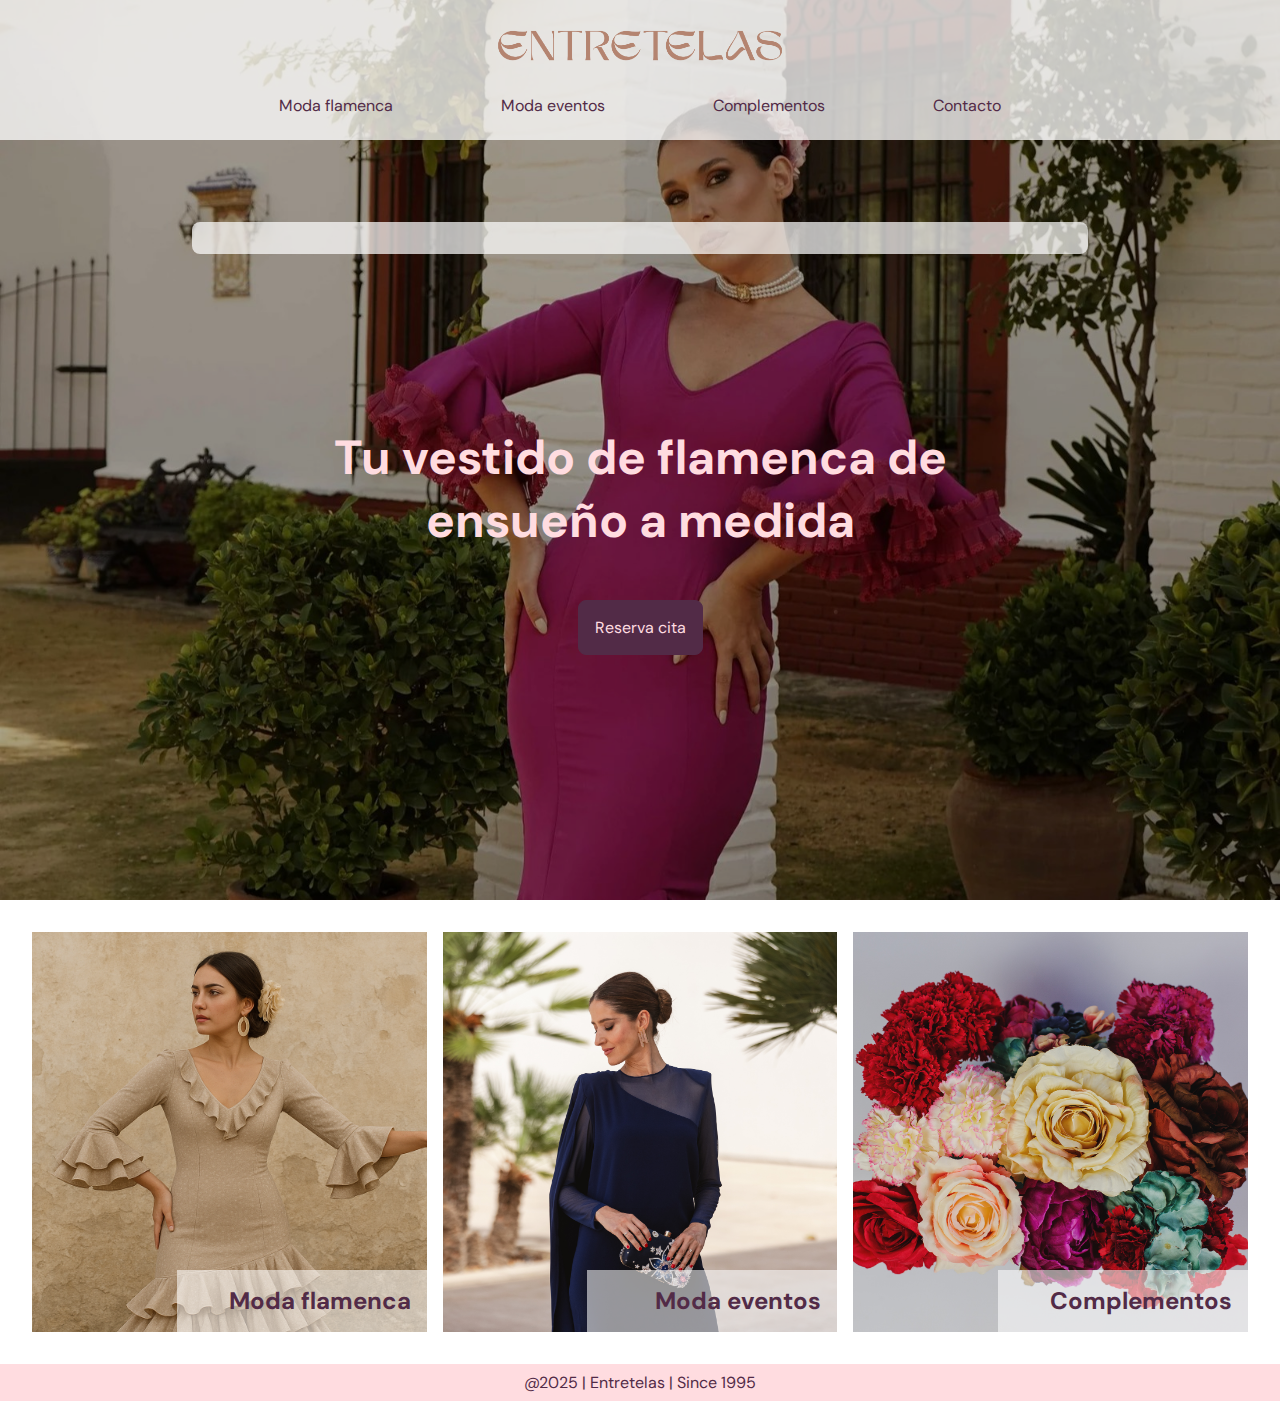
<file: index.html>
<!DOCTYPE html>
<html lang="es">

<head>
    <meta charset="UTF-8">
    <meta name="viewport" content="width=device-width, initial-scale=1.0">
    <title>Entre telas</title>
    <link rel="stylesheet" href="style.css">
</head>

<body>
    <header>
        <div class="header">
            <div class="header__img">
                <div class="header__img--opacidad">
                    <nav class="nav__menu">
                        <span class="nav__img"><img class="header__logo" src="img/logo.png"
                                alt="logo de la marca"></span>
                        <div class="nav__apartados">
                            <span><a class="nav__item" href="detalle.html">Moda flamenca</a></span>
                            <span><a class="nav__item" href="detalle.html">Moda eventos</a></span>
                            <span><a class="nav__item" href="detalle.html">Complementos</a></span>
                            <span><a class="nav__item" href="contacto.html">Contacto</a></span>
                        </div>
                    </nav>
                    <form class="form__buscador">
                        <input class="buscador" type="search">
                    </form>
                    <div class="header__reserva">
                        <h1 class="reserva__texto">Tu vestido de flamenca de<br> ensueño a medida</h1>
                        <a class="btn btn__reserva" href="contacto.html">Reserva cita</a>
                    </div>
                </div>
            </div>
        </div>
    </header>

    <main>
        <div class="home__secciones">
            <div class="secciones seccionFla"> 
                <div class="seccion">
                    <div class="titulo__opacidad">
                        <h3 class="seccion__tiutlo seccionFla__titulo">Moda flamenca</h3>
                    </div>
                </div>
            </div>

            <div class="secciones seccionEve"> 
                <div class="seccion">
                    <div class="titulo__opacidad">
                        <h3 class="seccion__tiutlo seccionEve__titulo">Moda eventos</h3>
                    </div>
                </div>
            </div>

            <div class="secciones seccionComple"> 
                <div class="seccion">
                    <div class="titulo__opacidad">
                        <h3 class="seccion__tiutlo seccionComple__titulo">Complementos</h3>
                    </div>
                </div>
            </div>

        </div>
    </main>
    <footer>
        <div class="footer">
            <p class="footer__texto">@2025 | Entretelas | Since 1995</p>
        </div>
    </footer>
</body>

</html>
</file>
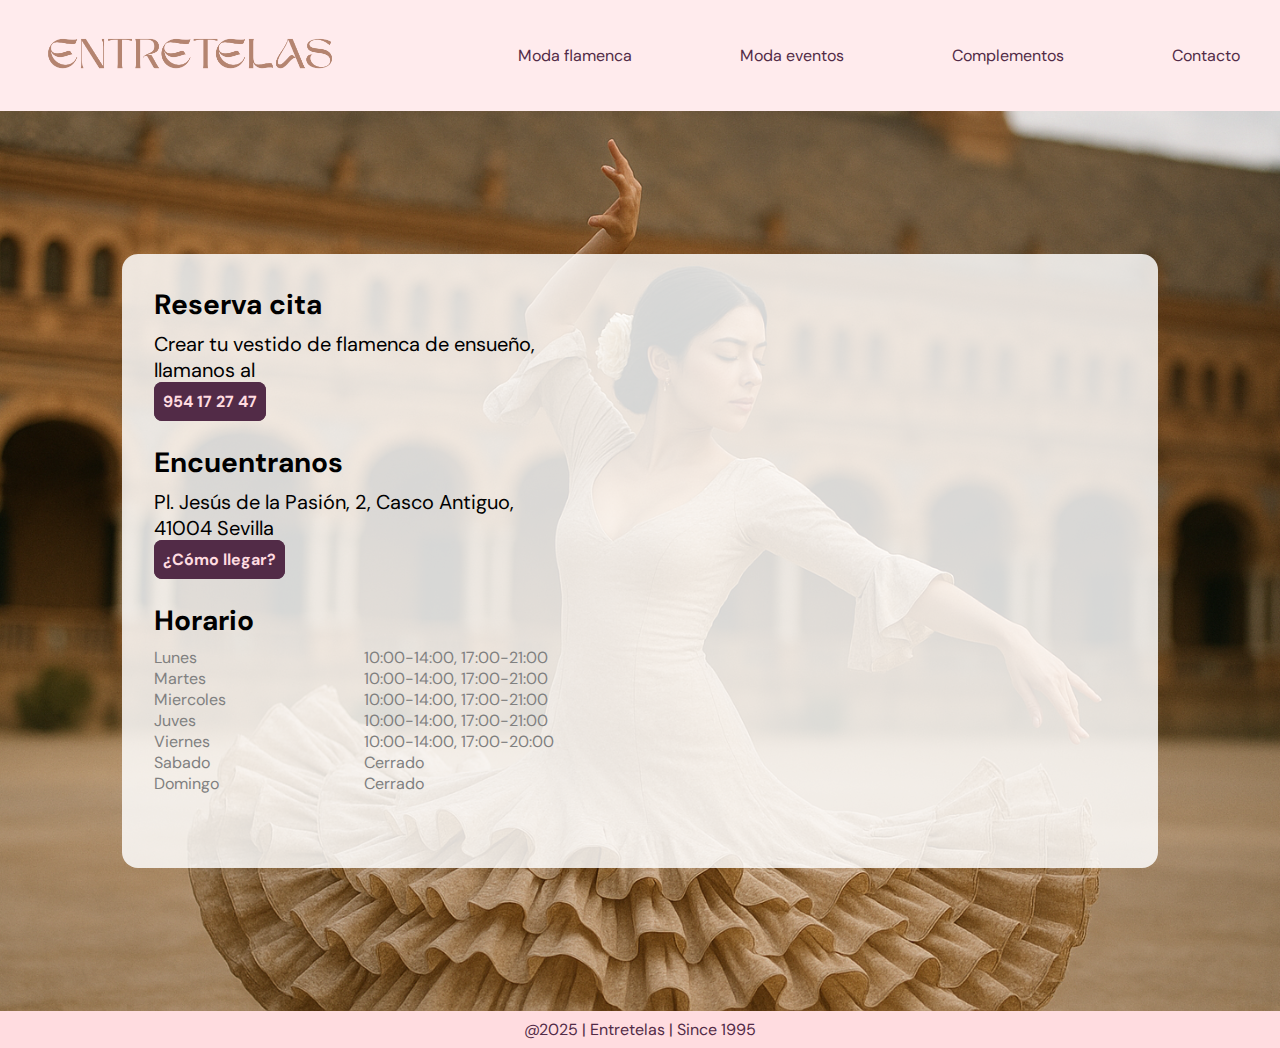
<file: contacto.html>
<!DOCTYPE html>
<html lang="es">

<head>
    <meta charset="UTF-8">
    <meta name="viewport" content="width=device-width, initial-scale=1.0">
    <title>Contacto</title>
    <link rel="stylesheet" href="style.css">
</head>

<body>
    <header>
        <nav class="nav2__menu">
            <div class="header2__logo">
                <div class="nav2__img"> <a href="index.html"></a><img class="header2__logo--img" src="img/logo.png"
                        alt=""></div>
            </div>
            <div class="nav__apartados--items">
                <span><a class="nav__item" href="detalle.html">Moda flamenca</a></span>
                <span><a class="nav__item" href="detalle.html">Moda eventos</a></span>
                <span><a class="nav__item" href="detalle.html">Complementos</a></span>
                <span><a class="nav__item" href="contacto.html">Contacto</a></span>
            </div>
        </nav>
    </header>
    <main>
        <div class="fondo">
            <div class="contenedor">
                <div class="info">
                    <div class="reserva">
                        <p class="reserva__titulo">Reserva cita</p>
                        <p class="reserva__sub">Crear tu vestido de flamenca de ensueño, <br>llamanos al</p>
                        <p><a class="reserva__telf" href="#">954 17 27 47</a></p>
                    </div>

                    <div class="ubicacion">
                        <h2 class="ubicacion__titulo">Encuentranos</h2>
                        <p class="ubicacion__direccion">Pl. Jesús de la Pasión, 2, Casco Antiguo, <br>41004 Sevilla
                        </p>
                        <p><a class="ubicacion__contacto--llegar" href="https://maps.app.goo.gl/Y1cDtfS7HGvQBuKh9">¿Cómo
                                llegar?</a></p>
                    </div>
                    <div class="horario">
                        <h2 class="horario__titulo">Horario</h2>
                        <div class="grid__horario">
                            <span class="item item1">Lunes</span>
                            <span class="item item2">10:00-14:00, 17:00-21:00</span>
                            <span class="item item3">Martes</span>
                            <span class="item item4">10:00-14:00, 17:00-21:00</span>
                            <span class="item item5">Miercoles</span>
                            <span class="item item6">10:00-14:00, 17:00-21:00</span>
                            <span class="item item7">Juves</span>
                            <span class="item item8">10:00-14:00, 17:00-21:00</span>
                            <span class="item item9">Viernes</span>
                            <span class="item item10">10:00-14:00, 17:00-20:00</span>
                            <span class="item item11">Sabado</span>
                            <span class="item item12">Cerrado</span>
                            <span class="item item13">Domingo</span>
                            <span class="item item14">Cerrado</span>
                        </div>
                    </div>
                </div>
                <iframe class="ubiContacto--maps"
                    src="https://www.google.com/maps/embed?pb=!1m18!1m12!1m3!1d3169.9774170848227!2d-5.994755223253275!3d37.39036633420907!2m3!1f0!2f0!3f0!3m2!1i1024!2i768!4f13.1!3m3!1m2!1s0xd126c1ac4281cb7%3A0xf19ca33f6c65c3dd!2sPl.%20Jes%C3%BAs%20de%20la%20Pasi%C3%B3n%2C%202%2C%20Casco%20Antiguo%2C%2041004%20Sevilla!5e0!3m2!1ses!2ses!4v1760008199635!5m2!1ses!2ses"
                    width="600" height="550" style="border:0;" allowfullscreen="" loading="lazy"
                    referrerpolicy="no-referrer-when-downgrade"></iframe>
            </div>


        </div>
    </main>

    <!-- <main> -->
    <!-- <div class="fondo">
            <div class="contenedor">
                <div class="info">
                    <div class="reserva">
                        <p class="reserva__titulo">Reserva cita</p>
                        <p class="reserva__sub">Crear tu vestido de flamenca de ensueño, llamanos al</p>
                        <p> <a class="reserva__telf" href="#">954 17 27 47</a></p>
                        
                    </div>

                    <div class="ubicacion">
                        <h2 class="ubicacion__titulo">Encuentranos</h2>
                        <p class="ubicacion__direccion">Pl. Jesús de la Pasión, 2, Casco Antiguo, 41004 Sevilla
                        </p>
                        <p><a class="ubicacion__contacto--llegar" href="https://maps.app.goo.gl/Y1cDtfS7HGvQBuKh9">¿Cómo
                                llegar?</a></p>
                    </div>

                    <div class="Horario">
                        <h2 class="horario__titulo">Horario</h2>
                        <div class="grid__horario">
                            <span class="item item1">Lunes</span>
                            <span class="item item2">10:00-14:00, 17:00-21:00</span>
                            <span class="item item3">Martes</span>
                            <span class="item item4">10:00-14:00, 17:00-21:00</span>
                            <span class="item item5">Miercoles</span>
                            <span class="item item6">10:00-14:00, 17:00-21:00</span>
                            <span class="item item7">Juves</span>
                            <span class="item item8">10:00-14:00, 17:00-21:00</span>
                            <span class="item item9">Viernes</span>
                            <span class="item item10">10:00-14:00, 17:00-20:00</span>
                            <span class="item item11">Sabado</span>
                            <span class="item item12">Cerrado</span>
                            <span class="item item13">Domingo</span>
                            <span class="item item14">Cerrado</span>
                        </div>
                    </div>
                </div>
                <div class="contenedor__img">
                    <img class="img__contacto" src="img/contato-img.png" alt="mujer con vestido flamenco">

                </div>
            </div>

            <iframe class="ubiContacto--maps"
                    src="https://www.google.com/maps/embed?pb=!1m18!1m12!1m3!1d3169.9774170848227!2d-5.994755223253275!3d37.39036633420907!2m3!1f0!2f0!3f0!3m2!1i1024!2i768!4f13.1!3m3!1m2!1s0xd126c1ac4281cb7%3A0xf19ca33f6c65c3dd!2sPl.%20Jes%C3%BAs%20de%20la%20Pasi%C3%B3n%2C%202%2C%20Casco%20Antiguo%2C%2041004%20Sevilla!5e0!3m2!1ses!2ses!4v1760008199635!5m2!1ses!2ses"
                    width="600" height="350" style="border:0;" allowfullscreen="" loading="lazy"
                    referrerpolicy="no-referrer-when-downgrade"></iframe>" -->
    <!-- </div> -->
    <!-- </main> -->
    <footer>
        <div class="footer">
            <p class="footer__texto">@2025 | Entretelas | Since 1995</p>
        </div>
    </footer>
</body>

</html>
</file>
<file: style.css>
* {
    margin: 0;
    padding: 0;
    box-sizing: border-box;
}

@font-face {
    font-family: sego;
    src: url(fonts/SEGO.ttf);
}

@font-face {
    font-family: sans-bold;
    src: url(fonts/DMSans_18pt-Bold.ttf);
}

@font-face {
    font-family: sans-regular;
    src: url(fonts/DMSans_18pt-Regular.ttf);
}

@font-face {
    font-family: sans-light;
    src: url(fonts/DMSans_24pt-Light.ttf);
}

:root {
    --color-principal: #b48470;
    --color-principal2: #d6b9ab;
    --color-secundario: #ffdce0;
    --color-secundario-opacidad: #ffdce094;
    --color-acento: #522b47;
    --font-principal: sego;
    --font-sec-bold: sans-bold;
    --font-sec-regular: sans-regular;
    --font-sec-light: sans-light;
}

:root .btn {
    padding: 16px;
    font-size: 16px;
    border-radius: 8px;
    background-color: var(--color-acento);
    color: var(--color-secundario);
    border: 1px solid var(--color-acento);
    text-decoration: none;
    color: var(--color-secundario);
    font-family: var(--font-sec-regular);
}

.btn:hover {
    background-color: var(--color-secundario);
    color: var(--color-acento);
    border: var(--color-secundario);
    transition: 0.3s ease;
}


/* index */
/* header index */

.header__img {
    background-image: url(img/header_recorte.jpg);
    background-repeat: no-repeat;
    background-size: cover;
}

.header__img--opacidad {

    min-height: 100vh;
    background-color: rgba(0, 0, 0, 0.341);
}

.nav__menu {
    display: flex;
    flex-direction: column;
    justify-content: center;
    align-items: center;
    gap: 24px;
    /* position: fixed; */
    padding: 24px;
    width: 100%;
    background-color: rgba(255, 255, 255, 0.76);
}

.nav__apartados {
    display: flex;
    align-items: center;
    gap: 108px;
}

.nav__item {
    font-family: var(--font-sec-regular);
    font-size: 16px;
    color: var(--color-acento);
}

.header__logo {
    width: 316px;
}

.nav__item {
    text-decoration: none;
    color: var(--color-acento);
}

/* 
parte de buscador */
.form__buscador {
    display: flex;
    justify-content: center;
    align-items: center;
    margin-top: 82px;
}

.buscador {
    width: 70%;
    height: 32px;
    border-radius: 8px;
    background-color: rgba(255, 255, 255, 0.71);
    border: rgba(255, 255, 255, 0.71);
}

.header__reserva {
    display: flex;
    flex-direction: column;
    align-items: center;
    justify-content: center;
    text-align: center;
    gap: 48px;
    padding: 48px;
    margin-top: 124px;
}

.reserva__texto {
    font-family: var(--font-sec-bold);
    font-size: 48px;
    color: var(--color-secundario);
}



/* secciones index */
.home__secciones {
    display: flex;
    justify-content: center;
    padding: 32px;
    gap: 16px;
    width: 100%;
}

.secciones {
    display: flex;
    flex-direction: column;
    align-items: flex-end;
    justify-content: flex-end;
}

.seccion {
    display: flex;
    flex-direction: column;
    align-items: flex-end;
    justify-content: flex-end;
    gap: 4px;
}

.titulo__opacidad {
    width: 250px;
    height: 62px;
    background-color: rgba(255, 255, 255, 0.562);
    padding: 16px;
    display: flex;
    flex-direction: column;
    align-items: flex-end;
    justify-content: flex-end;
    gap: 8px;
}


.seccionFla,
.seccionEve,
.seccionComple {
    background-position: center;
    background-size: cover;
    width: 600px;
    height: 400px;
}

.seccionFla {
    background-image: url(img/seccionFla2.png);
}

.seccionEve {
    background-image: url(img/eventos.jpg);
}

.seccionComple {
    background-image: url(img/complementos.jpg);

}

.seccionFla:hover {
    transform: scale(1.1);
    transition: transform 1s ease;
}

.seccionEve:hover {
    transform: scale(1.1);
    transition: transform 1s ease;
}

.seccionComple:hover {
    transform: scale(1.1);
    transition: transform 1s ease;
}

.seccion__tiutlo {
    font-family: var(--font-sec-bold);
    color: var(--color-acento);
    font-size: 24px;
    text-align: end;
}

.contacto--link {
    display: flex;
    flex-direction: column;
}

.contacto--link-img {
    height: 60px;
    border-radius: 50%;
    position: fixed;
    bottom: 200px;
    right: 40px;
}

.contacto--link-text {
    background-color: var(--color-acento);
    color: var(--color-secundario);
    padding: 16px;
    position: fixed;
    bottom: 142px;
    right: 40px;
    border-radius: 16px;
    font-family: var(--font-sec-regular);
    text-decoration: none;
}

.contacto--link :hover {
    background-color: var(--color-secundario);
    color: var(--color-acento);
}

/* footer general */

.footer {
    background-color: var(--color-secundario);
    padding: 8px;
    min-width: 100%;
    z-index: 1;
}


.footer__texto {
    text-align: center;
    font-family: var(--font-sec-regular);
    color: var(--color-acento);
}



@media(max-width: 425px) {
    .reserva__texto {
        font-size: 22px;
    }

    .header__img {
        background-image: url(img/header_recorte.jpg);
        background-repeat: no-repeat;
        background-size: cover;
        background-position: center;
        width: 390px;
    }

    .home__secciones {
        display: flex;
        flex-direction: column;
        gap: 0px;
        padding: 0px;
        margin-top: 16px;
        width: 100%;
    }

    .seccionFla,
    .seccionEve,
    .seccionComple {
        width: 390px;
        height: 190px;
    }

    .seccion__tiutlo {
        font-size: 16px;
    }

    .titulo__opacidad {
        width: 170px;
        height: 52px;
    }
}

/* detalle producto*/
/* header secundario*/

.nav2__menu {
    width: 100%;
    display: flex;
    justify-content: space-around;
    align-items: center;
    padding: 32px;
    background-color: white;
    background-color: var(--color-secundario-opacidad);
}

.header2__logo {
    width: 40%;

}

.header2__logo--img {
    width: 316px;
}

.nav__apartados--items {
    width: 60%;
    display: flex;
    align-items: center;
    justify-content: flex-start;
    gap: 108px;
}

/* grid de pag. detalle */

.grid__detalle {
    display: grid;
    grid-template-columns: 1fr 1fr 1fr;
    grid-template-rows: 1fr;
    height: 100vh;
    margin-bottom: 8px;
}

.detalle__img1 {
    grid-column: 1 / 2;
    grid-row: 1 / 2;
}

.detalle__img2 {
    grid-column: 2 / 3;
    grid-row: 1 / 2;
}

.detalle__info {
    grid-column: 3 /4;
    grid-row: 1 / 2;
}

.detalle__info {
    display: flex;
    flex-direction: column;
    padding: 16px;
    margin-top: 224px;
}

/* detalle info  */

.detalle__info {
    font-family: var(--font-sec-bold);
    display: flex;
    flex-direction: column;
    gap: 40px;
    margin-left: 16px;
    margin-right: 16px;
}

.info__precio {
    margin-top: 8px;
}

.talla {
    margin: 4px;
    padding: 8px;
    border: 1px, solid, var(--color-acento);
    border-radius: 8px;
    align-items: center;
    justify-content: center;
    color: var(--color-acento);
    text-decoration: none;
}

.talla:hover {
    color: var(--color-principal);
    border: 1px, solid, var(--color-principal);
}

.btn__compra {
    text-align: center;
    margin-top: 16px;
    color: var(--color-secundario);
    text-decoration: none;
}

@media (min-width: 500px) {
    .movil__detalle {
        display: none;
    }
}

@media(max-width: 425px) {
    .ordenador__detalle {
        display: none;
    }

    .movil__detalle {
        display: flex;
        flex-direction: column;
        font-family: var(--font-sec-bold);
    }

    .grid__detalle {
        display: flex;
        flex-direction: column;
    }

    .detalle__imagenes {
        display: flex;
        flex-direction: column;
    }

    .detalle__img1,
    .detalle__img2 {
        width: 445px;
    }

    .producto__info {
        display: flex;
        flex-direction: column;
        gap: 8px;
        background-color: white;
        padding: 16px;
        position: fixed;
        width: 100%;
        top: 0px;
    }

    .producto__info--2 {
        display: flex;
        flex-direction: column;
        gap: 16px;
        background-color: white;
        padding: 24px;
        position: fixed;
        width: 100%;
        bottom: 0px;
    }

    .boton__compra {
        margin-top: 42px;
    }
}

/* contacto  */

.fondo {
    padding: 64px;
    display: flex;
    justify-content: center;
    align-items: center;
    background-image: url(img/contacto-img-horizontal.png);
    background-repeat: no-repeat;
    background-size: cover;
    background-position: center;
    min-height: 100vh;
}

/* .fondo {
    padding: 64px;
    display: flex;
    justify-content: center;
    align-items: center;
    background-color: var(--color-principal);
} */

.contenedor {
    width: 90%;
    background-color: rgba(255, 255, 255, 0.835);
    padding: 32px;
    display: flex;
    justify-content: space-around;
    gap: 24px;
    border-radius: 16px;
    
}

.info {
    width: 80%;
}

.contenedor__img {
    width: 20%;
    display: flex;
    justify-content: flex-end;
}

/* reserva */
.reserva {
    display: flex;
    flex-direction: column;
    gap: 8px;
    margin-bottom: 32px;
}

.reserva__titulo,
.ubicacion__titulo,
.horario__titulo {
    font-family: var(--font-sec-bold);
    font-size: 28px;
}

.reserva__sub,
.ubicacion__direccion {
    font-family: var(--font-sec-regular);
    font-size: 20px;
}

.reserva__telf,
.ubicacion__contacto--llegar {
    padding: 8px;
    font-size: 16px;
    border-radius: 8px;
    background-color: var(--color-acento);
    color: var(--color-secundario);
    border: 1px solid var(--color-acento);
    text-decoration: none;
    color: var(--color-secundario);
    font-family: var(--font-sec-bold);
    margin-top: 16px;
}

/* ubicacion  */

.ubicacion {
    display: flex;
    flex-direction: column;
    gap: 8px;
    margin-bottom: 32px;
}

.ubiContacto--maps{
    width: 100%;
}

/* horario  */


.grid__horario {
    display: grid;
    grid-template: repeat(7, 1fr) / repeat(2, 1fr);
    font-family: var(--font-sec-regular);
    color: gray;
    width: 40%;
    margin-top: 8px;
    width: 100%;
}

.item1 {
    grid-column: 1 / 2;
    grid-row: 1 / 2;
}

.item2 {
    grid-column: 2 / 3;
    grid-row: 1 / 2;
}

.item3 {
    grid-column: 1 / 2;
    grid-row: 2 / 3;
}

.item4 {
    grid-column: 2 /3;
    grid-row: 2 / 3;
}

.item5 {
    grid-column: 1 / 2;
    grid-row: 3 / 4;
}

.item6 {
    grid-column: 2 /3;
    grid-row: 3 / 4;
}

.item7 {
    grid-column: 1 / 2;
    grid-row: 4 / 5;
}

.item8 {
    grid-column: 2 /3;
    grid-row: 4 / 5;
}

.item9 {
    grid-column: 1 / 2;
    grid-row: 5 / 6;
}

.item10 {
    grid-column: 2 /3;
    grid-row: 5 / 6;
}

.item11 {
    grid-column: 1 / 2;
    grid-row: 6 / 7;
}

.item12 {
    grid-column: 2 /3;
    grid-row: 6 / 7;
}

.item13 {
    grid-column: 1 / 2;
    grid-row: 7 / 8;
}

.item14 {
    grid-column: 2 /3;
    grid-row: 7 / 8;
}

@media (max-width: 425px){
    .ubiContacto--maps{
        display: none;
    }
    .reserva__titulo, .ubicacion__titulo, .horario__titulo{
        font-size: 24px;
    }
    .reserva__sub, .ubicacion__direccion{
        font-size: 16px;
    }
    .grid__horario{
        font-size: 12px;
        gap: 8px;
    }
    .ubiContacto--maps{
        display: none;
    }
}
</file>
